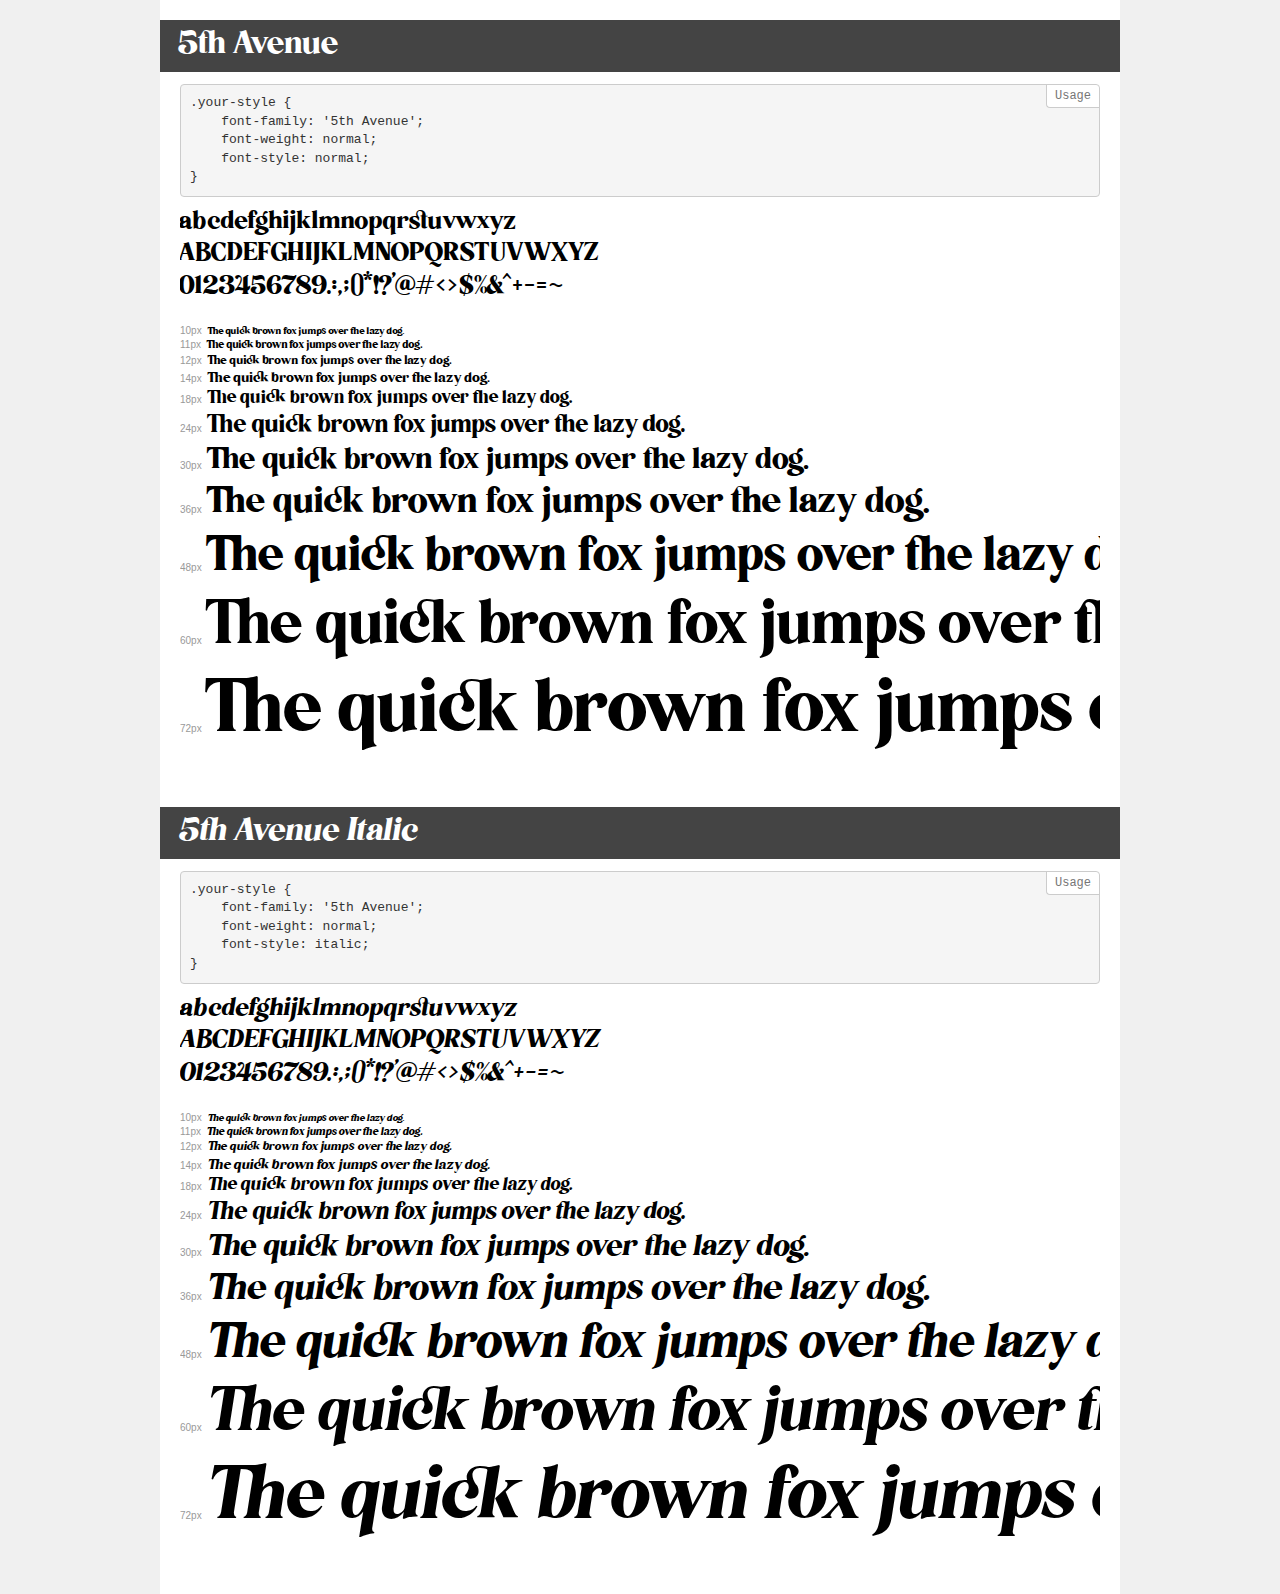
<file: font/demo.html>
<!DOCTYPE html>
<html lang="en">
<head>
    <meta charset="utf-8">
    <meta http-equiv="X-UA-Compatible" content="IE=edge">
    <meta name="viewport" content="width=device-width, initial-scale=1">
    <meta name="robots" content="noindex, noarchive">
    <meta name="format-detection" content="telephone=no">
    <title>Transfonter demo</title>
    <link href="stylesheet.css" rel="stylesheet">
    <style>
        /*
        http://meyerweb.com/eric/tools/css/reset/
        v2.0 | 20110126
        License: none (public domain)
        */
        html, body, div, span, applet, object, iframe,
        h1, h2, h3, h4, h5, h6, p, blockquote, pre,
        a, abbr, acronym, address, big, cite, code,
        del, dfn, em, img, ins, kbd, q, s, samp,
        small, strike, strong, sub, sup, tt, var,
        b, u, i, center,
        dl, dt, dd, ol, ul, li,
        fieldset, form, label, legend,
        table, caption, tbody, tfoot, thead, tr, th, td,
        article, aside, canvas, details, embed,
        figure, figcaption, footer, header, hgroup,
        menu, nav, output, ruby, section, summary,
        time, mark, audio, video {
            margin: 0;
            padding: 0;
            border: 0;
            font-size: 100%;
            font: inherit;
            vertical-align: baseline;
        }
        /* HTML5 display-role reset for older browsers */
        article, aside, details, figcaption, figure,
        footer, header, hgroup, menu, nav, section {
            display: block;
        }
        body {
            line-height: 1;
        }
        ol, ul {
            list-style: none;
        }
        blockquote, q {
            quotes: none;
        }
        blockquote:before, blockquote:after,
        q:before, q:after {
            content: '';
            content: none;
        }
        table {
            border-collapse: collapse;
            border-spacing: 0;
        }
        /* demo styles */
        body {
            background: #f0f0f0;
            color: #000;
        }
        .page {
            background: #fff;
            width: 920px;
            margin: 0 auto;
            padding: 20px 20px 0 20px;
            overflow: hidden;
        }
        .font-container {
            overflow-x: auto;
            overflow-y: hidden;
            margin-bottom: 40px;
            line-height: 1.3;
            white-space: nowrap;
            padding-bottom: 5px;
        }
        h1 {
            position: relative;
            background: #444;
            font-size: 32px;
            color: #fff;
            padding: 10px 20px;
            margin: 0 -20px 12px -20px;
        }
        .letters {
            font-size: 25px;
            margin-bottom: 20px;
        }
        .s10:before {
            content: '10px';
        }
        .s11:before {
            content: '11px';
        }
        .s12:before {
            content: '12px';
        }
        .s14:before {
            content: '14px';
        }
        .s18:before {
            content: '18px';
        }
        .s24:before {
            content: '24px';
        }
        .s30:before {
            content: '30px';
        }
        .s36:before {
            content: '36px';
        }
        .s48:before {
            content: '48px';
        }
        .s60:before {
            content: '60px';
        }
        .s72:before {
            content: '72px';
        }
        .s10:before, .s11:before, .s12:before, .s14:before,
        .s18:before, .s24:before, .s30:before, .s36:before,
        .s48:before, .s60:before, .s72:before {
            font-family: Arial, sans-serif;
            font-size: 10px;
            font-weight: normal;
            font-style: normal;
            color: #999;
            padding-right: 6px;
        }
        pre {
            display: block;
            position: relative;
            padding: 9px;
            margin: 0 0 10px;
            font-family: Monaco, Menlo, Consolas, "Courier New", monospace;
            font-size: 13px;
            line-height: 1.428571429;
            color: #333;
            font-weight: normal;
            font-style: normal;
            background-color: #f5f5f5;
            border: 1px solid #ccc;
            overflow-x: auto;
            border-radius: 4px;
        }
        pre:after {
            display: block;
            position: absolute;
            right: 0;
            top: 0;
            content: 'Usage';
            line-height: 1;
            padding: 5px 8px;
            font-size: 12px;
            color: #767676;
            background-color: #fff;
            border: 1px solid #ccc;
            border-right: none;
            border-top: none;
            border-radius: 0 4px 0 4px;
            z-index: 10;
        }
        /* responsive */
        @media (max-width: 959px) {
            .page {
                width: auto;
                margin: 0;
            }
        }
    </style>
</head>
<body>
<div class="page">
    <div class="demo">
        <h1 style="font-family: '5th Avenue'; font-weight: normal; font-style: normal;">5th Avenue</h1>
        <pre>.your-style {
    font-family: '5th Avenue';
    font-weight: normal;
    font-style: normal;
}</pre>
        <div class="font-container" style="font-family: '5th Avenue'; font-weight: normal; font-style: normal;">
            <p class="letters">
                abcdefghijklmnopqrstuvwxyz<br>
ABCDEFGHIJKLMNOPQRSTUVWXYZ<br>
                0123456789.:,;()*!?'@#<>$%&^+-=~
            </p>
            <p class="s10" style="font-size: 10px;">The quick brown fox jumps over the lazy dog.</p>
            <p class="s11" style="font-size: 11px;">The quick brown fox jumps over the lazy dog.</p>
            <p class="s12" style="font-size: 12px;">The quick brown fox jumps over the lazy dog.</p>
            <p class="s14" style="font-size: 14px;">The quick brown fox jumps over the lazy dog.</p>
            <p class="s18" style="font-size: 18px;">The quick brown fox jumps over the lazy dog.</p>
            <p class="s24" style="font-size: 24px;">The quick brown fox jumps over the lazy dog.</p>
            <p class="s30" style="font-size: 30px;">The quick brown fox jumps over the lazy dog.</p>
            <p class="s36" style="font-size: 36px;">The quick brown fox jumps over the lazy dog.</p>
            <p class="s48" style="font-size: 48px;">The quick brown fox jumps over the lazy dog.</p>
            <p class="s60" style="font-size: 60px;">The quick brown fox jumps over the lazy dog.</p>
            <p class="s72" style="font-size: 72px;">The quick brown fox jumps over the lazy dog.</p>
        </div>
    </div>
    <div class="demo">
        <h1 style="font-family: '5th Avenue'; font-weight: normal; font-style: italic;">5th Avenue Italic</h1>
        <pre>.your-style {
    font-family: '5th Avenue';
    font-weight: normal;
    font-style: italic;
}</pre>
        <div class="font-container" style="font-family: '5th Avenue'; font-weight: normal; font-style: italic;">
            <p class="letters">
                abcdefghijklmnopqrstuvwxyz<br>
ABCDEFGHIJKLMNOPQRSTUVWXYZ<br>
                0123456789.:,;()*!?'@#<>$%&^+-=~
            </p>
            <p class="s10" style="font-size: 10px;">The quick brown fox jumps over the lazy dog.</p>
            <p class="s11" style="font-size: 11px;">The quick brown fox jumps over the lazy dog.</p>
            <p class="s12" style="font-size: 12px;">The quick brown fox jumps over the lazy dog.</p>
            <p class="s14" style="font-size: 14px;">The quick brown fox jumps over the lazy dog.</p>
            <p class="s18" style="font-size: 18px;">The quick brown fox jumps over the lazy dog.</p>
            <p class="s24" style="font-size: 24px;">The quick brown fox jumps over the lazy dog.</p>
            <p class="s30" style="font-size: 30px;">The quick brown fox jumps over the lazy dog.</p>
            <p class="s36" style="font-size: 36px;">The quick brown fox jumps over the lazy dog.</p>
            <p class="s48" style="font-size: 48px;">The quick brown fox jumps over the lazy dog.</p>
            <p class="s60" style="font-size: 60px;">The quick brown fox jumps over the lazy dog.</p>
            <p class="s72" style="font-size: 72px;">The quick brown fox jumps over the lazy dog.</p>
        </div>
    </div>
</div>
</body>
</html>
</file>
<file: font/stylesheet.css>
@font-face {
    font-family: '5th Avenue';
    src: url('5thAvenue.eot');
    src: local('5th Avenue'), local('5thAvenue'),
        url('5thAvenue.eot?#iefix') format('embedded-opentype'),
        url('5thAvenue.woff2') format('woff2'),
        url('5thAvenue.woff') format('woff'),
        url('5thAvenue.ttf') format('truetype');
    font-weight: normal;
    font-style: normal;
}

@font-face {
    font-family: '5th Avenue';
    src: url('5thAvenue-Italic.eot');
    src: local('5th Avenue Italic'), local('5thAvenue-Italic'),
        url('5thAvenue-Italic.eot?#iefix') format('embedded-opentype'),
        url('5thAvenue-Italic.woff2') format('woff2'),
        url('5thAvenue-Italic.woff') format('woff'),
        url('5thAvenue-Italic.ttf') format('truetype');
    font-weight: normal;
    font-style: italic;
}
</file>
